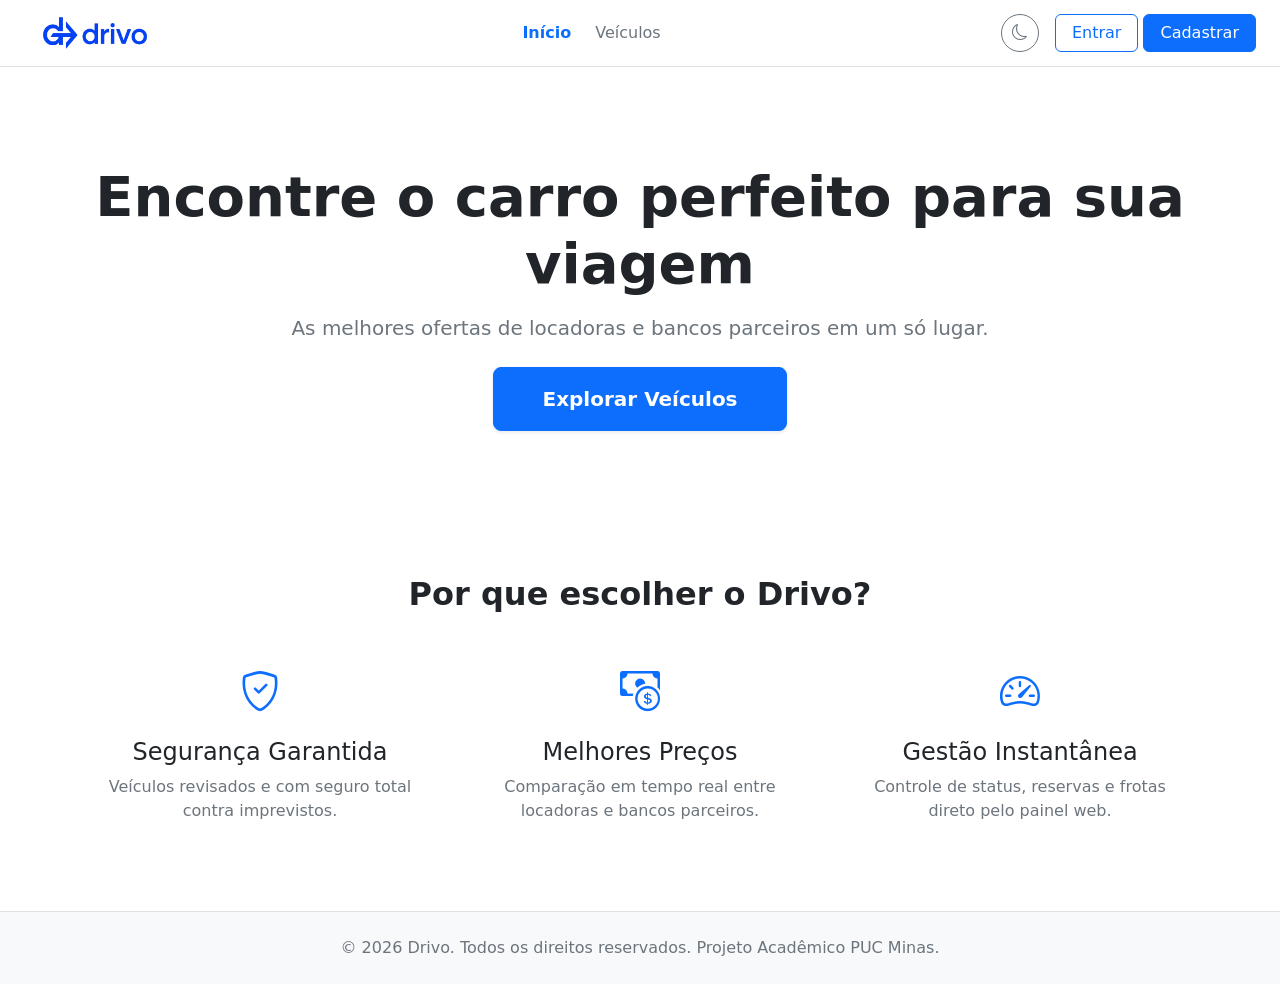
<file: Drivo - Aluguel de Carro/index.html>
<!DOCTYPE html>
<html lang="pt-BR" data-bs-theme="light">
<head>
  <meta charset="UTF-8">
  <meta name="viewport" content="width=device-width, initial-scale=1.0">
  <title>Drivo - Aluguel de Carros</title>
  <link href="https://cdn.jsdelivr.net/npm/bootstrap@5.3.0/dist/css/bootstrap.min.css" rel="stylesheet">
  <link rel="stylesheet" href="https://cdn.jsdelivr.net/npm/bootstrap-icons@1.11.1/font/bootstrap-icons.css">
  <link rel="stylesheet" href="style.css">
</head>
<body>
  <!-- Navbar -->
  <nav class="navbar navbar-expand-lg navbar-custom sticky-top">
    <div class="container-fluid px-4">
      <a class="navbar-brand d-flex align-items-center gap-2 text-decoration-none" href="index.html">
        <!-- AQUI LOGO CLARA / AQUI LOGO ESCURA -->
        <img src="logo-drivo.png" alt="Drivo (Logo Clara / Logo Escura)" class="logo-drivo-img">
      </a>
      <div class="mx-auto d-none d-md-flex gap-4">
        <a href="index.html" class="text-decoration-none fw-semibold text-primary">Início</a>
        <a href="catalogo.html" class="text-decoration-none text-secondary">Veículos</a>
      </div>
      <div class="d-flex align-items-center gap-3">
        <button id="btn-tema" class="btn btn-outline-secondary rounded-circle p-2 d-flex align-items-center justify-content-center" style="width: 38px; height: 38px;" title="Alternar tema">
          <i class="bi bi-moon" id="icone-tema"></i>
        </button>
        <div id="auth-buttons">
          <a href="login.html" class="btn btn-outline-primary px-3 fw-medium">Entrar</a>
          <a href="cadastro.html" class="btn btn-primary px-3 fw-medium">Cadastrar</a>
        </div>
        <div id="user-menu" class="dropdown d-none">
          <button class="btn btn-secondary dropdown-toggle" type="button" data-bs-toggle="dropdown" aria-expanded="false">
            <i class="bi bi-person-circle"></i> <span id="nav-username">Usuário</span>
          </button>
          <ul class="dropdown-menu dropdown-menu-end">
            <li><a class="dropdown-item" href="#" id="link-painel">Meu Painel</a></li>
            <li><hr class="dropdown-divider"></li>
            <li><a class="dropdown-item text-danger" href="#" onclick="event.preventDefault(); abrirModalConfirmacaoLogout()">Sair</a></li>
          </ul>
        </div>
      </div>
    </div>
  </nav>

  <!-- Hero Section -->
  <header class="hero-section py-5 text-center">
    <div class="container py-5">
      <h1 class="display-4 fw-bold mb-3">Encontre o carro perfeito para sua viagem</h1>
      <p class="lead text-secondary mb-4">As melhores ofertas de locadoras e bancos parceiros em um só lugar.</p>
      <a href="catalogo.html" class="btn btn-primary btn-lg px-5 py-3 fw-semibold shadow-sm">Explorar Veículos</a>
    </div>
  </header>

  <!-- Destaques -->
  <section class="container py-5">
    <h2 class="fw-bold mb-4 text-center">Por que escolher o Drivo?</h2>
    <div class="row g-4">
      <div class="col-md-4 text-center p-4">
        <div class="fs-1 text-primary mb-3"><i class="bi bi-shield-check"></i></div>
        <h4>Segurança Garantida</h4>
        <p class="text-secondary">Veículos revisados e com seguro total contra imprevistos.</p>
      </div>
      <div class="col-md-4 text-center p-4">
        <div class="fs-1 text-primary mb-3"><i class="bi bi-cash-coin"></i></div>
        <h4>Melhores Preços</h4>
        <p class="text-secondary">Comparação em tempo real entre locadoras e bancos parceiros.</p>
      </div>
      <div class="col-md-4 text-center p-4">
        <div class="fs-1 text-primary mb-3"><i class="bi bi-speedometer2"></i></div>
        <h4>Gestão Instantânea</h4>
        <p class="text-secondary">Controle de status, reservas e frotas direto pelo painel web.</p>
      </div>
    </div>
  </section>

  <!-- Footer -->
  <footer class="bg-body-tertiary text-center py-4 border-top mt-auto">
    <p class="text-secondary mb-0">&copy; 2026 Drivo. Todos os direitos reservados. Projeto Acadêmico PUC Minas.</p>
  </footer>

  <!-- Modal Global de Confirmação -->
  <div class="modal fade" id="modalConfirmacao" tabindex="-1">
    <div class="modal-dialog modal-dialog-centered">
      <div class="modal-content border-0 shadow-lg rounded-4 p-3">
        <div class="modal-body text-center py-4">
          <div class="fs-1 text-warning mb-3"><i class="bi bi-question-circle-fill"></i></div>
          <h4 class="fw-bold mb-2" id="modal-titulo-conf">Tem certeza?</h4>
          <p class="text-secondary mb-4" id="modal-texto-conf">Deseja realmente realizar esta ação?</p>
          <div class="d-flex justify-content-center gap-3">
            <button type="button" class="btn btn-outline-secondary px-4 py-2 fw-semibold rounded-pill" data-bs-dismiss="modal">Não / Cancelar</button>
            <button type="button" id="btn-confirma-acao" class="btn btn-primary px-4 py-2 fw-semibold rounded-pill">Sim / Salvar</button>
          </div>
        </div>
      </div>
    </div>
  </div>

  <script src="https://cdn.jsdelivr.net/npm/bootstrap@5.3.0/dist/js/bootstrap.bundle.min.js"></script>
  <script src="script.js"></script>
</body>
</html>
</file>
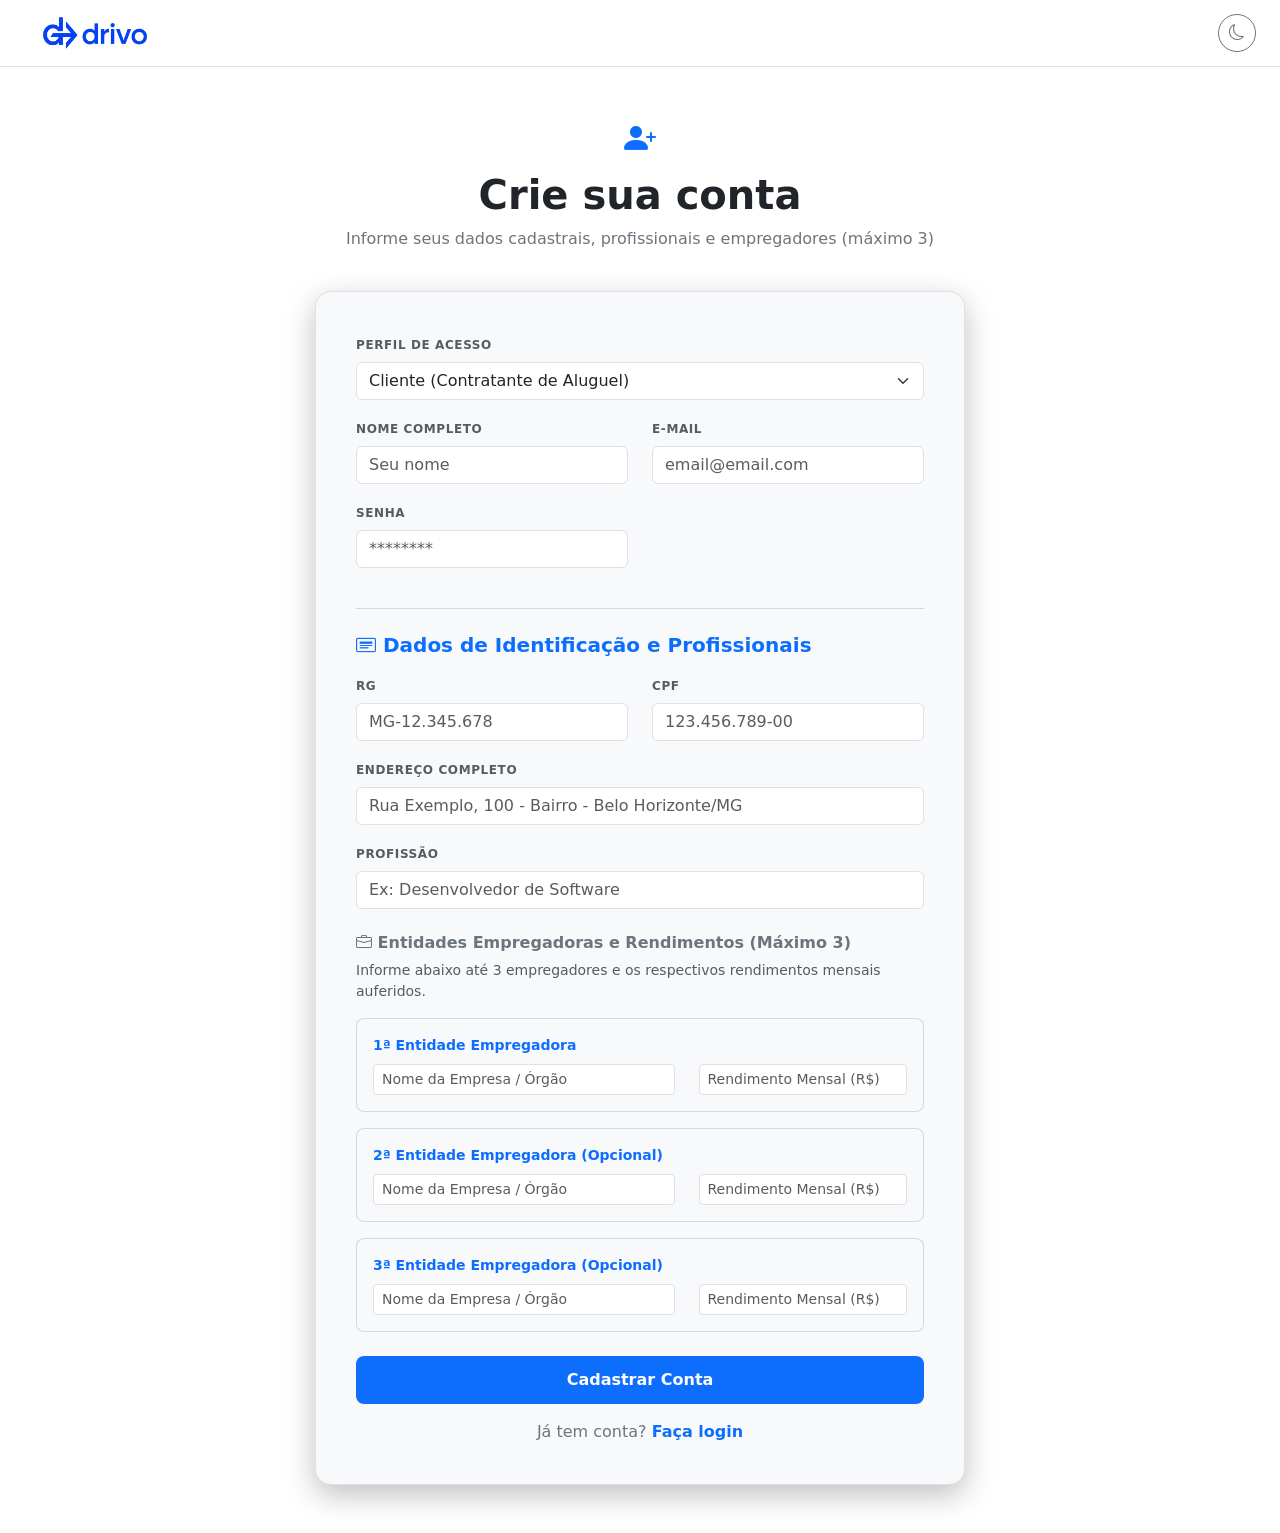
<file: Drivo - Aluguel de Carro/cadastro.html>
<!DOCTYPE html>
<html lang="pt-BR" data-bs-theme="light">
<head>
  <meta charset="UTF-8">
  <meta name="viewport" content="width=device-width, initial-scale=1.0">
  <title>Cadastro - Drivo</title>
  <link href="https://cdn.jsdelivr.net/npm/bootstrap@5.3.0/dist/css/bootstrap.min.css" rel="stylesheet">
  <link rel="stylesheet" href="https://cdn.jsdelivr.net/npm/bootstrap-icons@1.11.1/font/bootstrap-icons.css">
  <link rel="stylesheet" href="style.css">
</head>
<body>
  <nav class="navbar navbar-expand-lg navbar-custom">
    <div class="container-fluid px-4">
      <a class="navbar-brand d-flex align-items-center gap-2 text-decoration-none" href="index.html">
        <!-- AQUI LOGO CLARA / AQUI LOGO ESCURA -->
        <img src="logo-drivo.png" alt="Drivo (Logo Clara / Logo Escura)" class="logo-drivo-img">
      </a>
      <div class="d-flex align-items-center gap-2">
        <button id="btn-tema" class="btn btn-outline-secondary rounded-circle p-2 d-flex align-items-center justify-content-center" style="width: 38px; height: 38px;">
          <i class="bi bi-moon" id="icone-tema"></i>
        </button>
      </div>
    </div>
  </nav>

  <div class="container d-flex flex-column align-items-center justify-content-center my-5" style="min-height: 85vh;">
    <div class="text-center mb-4">
      <i class="bi bi-person-plus-fill text-primary fs-2 mb-2 d-inline-block"></i>
      <h1 class="fw-bold display-6 mb-2">Crie sua conta</h1>
      <p class="text-secondary">Informe seus dados cadastrais, profissionais e empregadores (máximo 3)</p>
    </div>

    <div class="card-login w-100" style="max-width: 650px;">
      <form id="form-cadastro">
        <!-- Tipo de Usuário -->
        <div class="mb-3">
          <label for="tipo-usuario" class="form-label form-label-custom text-uppercase">Perfil de Acesso</label>
          <select class="form-select" id="tipo-usuario">
            <option value="cliente">Cliente (Contratante de Aluguel)</option>
            <option value="funcionario">Funcionário / Loja / Banco</option>
          </select>
        </div>

        <div class="row">
          <div class="col-md-6 mb-3">
            <label for="nome" class="form-label form-label-custom text-uppercase">Nome Completo</label>
            <input type="text" class="form-control" id="nome" placeholder="Seu nome" required>
          </div>
          <div class="col-md-6 mb-3">
            <label for="email" class="form-label form-label-custom text-uppercase">E-mail</label>
            <input type="email" class="form-control" id="email" placeholder="email@email.com" required>
          </div>
        </div>

        <div class="row">
          <div class="col-md-6 mb-3">
            <label for="senha" class="form-label form-label-custom text-uppercase">Senha</label>
            <input type="password" class="form-control" id="senha" placeholder="********" required>
          </div>
          <div class="col-md-6 mb-3" id="div-empresa" style="display: none;">
            <label for="empresa" class="form-label form-label-custom text-uppercase">Nome da Empresa / Loja / Banco</label>
            <input type="text" class="form-control" id="empresa" placeholder="Ex: Localiza BH ou Banco Itaú">
          </div>
        </div>

        <!-- Campos específicos para Contratante (Cliente) -->
        <div id="secao-cliente-dados">
          <hr class="my-4 border-secondary opacity-25">
          <h5 class="fw-bold mb-3 text-primary"><i class="bi bi-card-heading"></i> Dados de Identificação e Profissionais</h5>
          
          <div class="row">
            <div class="col-md-6 mb-3">
              <label for="rg" class="form-label form-label-custom text-uppercase">RG</label>
              <input type="text" class="form-control" id="rg" placeholder="MG-12.345.678">
            </div>
            <div class="col-md-6 mb-3">
              <label for="cpf" class="form-label form-label-custom text-uppercase">CPF</label>
              <input type="text" class="form-control" id="cpf" placeholder="123.456.789-00">
            </div>
          </div>

          <div class="mb-3">
            <label for="endereco" class="form-label form-label-custom text-uppercase">Endereço Completo</label>
            <input type="text" class="form-control" id="endereco" placeholder="Rua Exemplo, 100 - Bairro - Belo Horizonte/MG">
          </div>

          <div class="mb-4">
            <label for="profissao" class="form-label form-label-custom text-uppercase">Profissão</label>
            <input type="text" class="form-control" id="profissao" placeholder="Ex: Desenvolvedor de Software">
          </div>

          <h6 class="fw-bold mb-2 text-secondary"><i class="bi bi-briefcase"></i> Entidades Empregadoras e Rendimentos (Máximo 3)</h6>
          <p class="text-muted small mb-3">Informe abaixo até 3 empregadores e os respectivos rendimentos mensais auferidos.</p>

          <!-- Empregador 1 -->
          <div class="p-3 bg-body-tertiary rounded-3 border border-secondary border-opacity-25 mb-3">
            <span class="fw-bold small text-primary mb-2 d-block">1ª Entidade Empregadora</span>
            <div class="row">
              <div class="col-md-7 mb-2 mb-md-0">
                <input type="text" class="form-control form-control-sm" id="emp1-nome" placeholder="Nome da Empresa / Órgão">
              </div>
              <div class="col-md-5">
                <input type="number" step="0.01" class="form-control form-control-sm" id="emp1-rendimento" placeholder="Rendimento Mensal (R$)">
              </div>
            </div>
          </div>

          <!-- Empregador 2 -->
          <div class="p-3 bg-body-tertiary rounded-3 border border-secondary border-opacity-25 mb-3">
            <span class="fw-bold small text-primary mb-2 d-block">2ª Entidade Empregadora (Opcional)</span>
            <div class="row">
              <div class="col-md-7 mb-2 mb-md-0">
                <input type="text" class="form-control form-control-sm" id="emp2-nome" placeholder="Nome da Empresa / Órgão">
              </div>
              <div class="col-md-5">
                <input type="number" step="0.01" class="form-control form-control-sm" id="emp2-rendimento" placeholder="Rendimento Mensal (R$)">
              </div>
            </div>
          </div>

          <!-- Empregador 3 -->
          <div class="p-3 bg-body-tertiary rounded-3 border border-secondary border-opacity-25 mb-4">
            <span class="fw-bold small text-primary mb-2 d-block">3ª Entidade Empregadora (Opcional)</span>
            <div class="row">
              <div class="col-md-7 mb-2 mb-md-0">
                <input type="text" class="form-control form-control-sm" id="emp3-nome" placeholder="Nome da Empresa / Órgão">
              </div>
              <div class="col-md-5">
                <input type="number" step="0.01" class="form-control form-control-sm" id="emp3-rendimento" placeholder="Rendimento Mensal (R$)">
              </div>
            </div>
          </div>
        </div>

        <button type="submit" class="btn btn-primary-custom w-100 mb-3">Cadastrar Conta</button>
        <div class="text-center fs-6 text-secondary">
          Já tem conta? <a href="login.html" class="text-primary text-decoration-none fw-semibold">Faça login</a>
        </div>
      </form>
    </div>
  </div>

  <script src="https://cdn.jsdelivr.net/npm/bootstrap@5.3.0/dist/js/bootstrap.bundle.min.js"></script>
  <script src="script.js"></script>
</body>
</html>
</file>
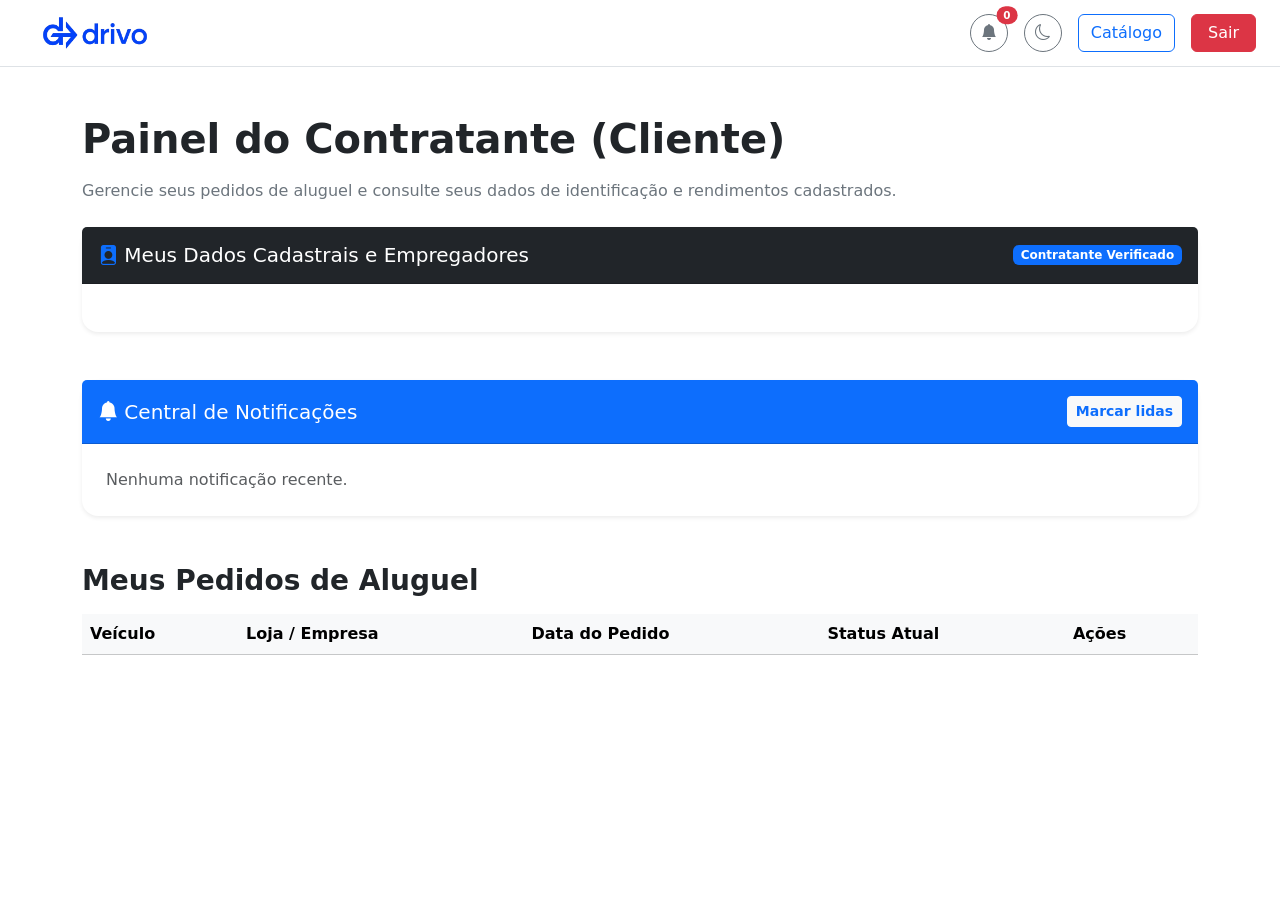
<file: Drivo - Aluguel de Carro/cliente-painel.html>
<!DOCTYPE html>
<html lang="pt-BR" data-bs-theme="light">
<head>
  <meta charset="UTF-8">
  <meta name="viewport" content="width=device-width, initial-scale=1.0">
  <title>Painel do Cliente - Drivo</title>
  <link href="https://cdn.jsdelivr.net/npm/bootstrap@5.3.0/dist/css/bootstrap.min.css" rel="stylesheet">
  <link rel="stylesheet" href="https://cdn.jsdelivr.net/npm/bootstrap-icons@1.11.1/font/bootstrap-icons.css">
  <link rel="stylesheet" href="style.css">
</head>
<body>
  <nav class="navbar navbar-expand-lg navbar-custom sticky-top">
    <div class="container-fluid px-4">
      <a class="navbar-brand d-flex align-items-center gap-2 text-decoration-none" href="index.html">
        <!-- AQUI LOGO CLARA / AQUI LOGO ESCURA -->
        <img src="logo-drivo.png" alt="Drivo (Logo Clara / Logo Escura)" class="logo-drivo-img">
      </a>
      <div class="d-flex align-items-center gap-3">
        <!-- Ícone de Sino de Notificações do Cliente -->
        <div class="dropdown">
          <button class="btn btn-outline-secondary rounded-circle position-relative p-2 d-flex align-items-center justify-content-center" style="width: 38px; height: 38px;" type="button" data-bs-toggle="dropdown" aria-expanded="false" title="Notificações">
            <i class="bi bi-bell-fill"></i>
            <span class="position-absolute top-0 start-100 translate-middle badge rounded-pill bg-danger" id="badge-sino-contador" style="font-size: 0.65rem;">0</span>
          </button>
          <ul class="dropdown-menu dropdown-menu-end p-3 shadow-lg rounded-4" style="width: 320px; max-height: 400px; overflow-y: auto;" id="lista-sino-dropdown">
            <li><h6 class="dropdown-header text-uppercase fw-bold text-primary px-0">Notificações Recentes</h6></li>
            <li><hr class="dropdown-divider"></li>
            <li id="sino-vazio-msg" class="text-muted small text-center py-2">Nenhuma notificação nova.</li>
          </ul>
        </div>

        <button id="btn-tema" class="btn btn-outline-secondary rounded-circle p-2 d-flex align-items-center justify-content-center" style="width: 38px; height: 38px;">
          <i class="bi bi-moon" id="icone-tema"></i>
        </button>
        <a href="catalogo.html" class="btn btn-outline-primary">Catálogo</a>
        <a href="#" onclick="event.preventDefault(); abrirModalConfirmacaoLogout()" class="btn btn-danger px-3 fw-medium">Sair</a>
      </div>
    </div>
  </nav>

  <div class="container py-5">
    <h1 class="fw-bold mb-3">Painel do Contratante (Cliente)</h1>
    <p class="text-secondary mb-4">Gerencie seus pedidos de aluguel e consulte seus dados de identificação e rendimentos cadastrados.</p>
    
    <!-- Cartão com Dados Cadastrais do Contratante -->
    <div class="card mb-5 shadow-sm border-0 rounded-4">
      <div class="card-header bg-dark text-white p-3 d-flex justify-content-between align-items-center">
        <h5 class="mb-0"><i class="bi bi-person-badge-fill text-primary"></i> Meus Dados Cadastrais e Empregadores</h5>
        <span class="badge bg-primary">Contratante Verificado</span>
      </div>
      <div class="card-body p-4" id="perfil-cliente-detalhes">
        <!-- Injetado via JS -->
      </div>
    </div>

    <!-- Central de Notificações Separada -->
    <div class="card mb-5 shadow-sm border-0 rounded-4">
      <div class="card-header bg-primary text-white d-flex justify-content-between align-items-center p-3">
        <h5 class="mb-0"><i class="bi bi-bell-fill"></i> Central de Notificações</h5>
        <button class="btn btn-sm btn-light text-primary fw-semibold" onclick="marcarNotificacoesLidas()">Marcar lidas</button>
      </div>
      <div class="card-body p-4" id="central-notificacoes-container">
        <p class="text-muted mb-0">Nenhuma notificação recente.</p>
      </div>
    </div>

    <h3 class="fw-bold mb-3">Meus Pedidos de Aluguel</h3>
    <div class="table-responsive">
      <table class="table table-hover align-middle">
        <thead class="table-light">
          <tr>
            <th>Veículo</th>
            <th>Loja / Empresa</th>
            <th>Data do Pedido</th>
            <th>Status Atual</th>
            <th>Ações</th>
          </tr>
        </thead>
        <tbody id="tabela-meus-pedidos">
          <!-- Injetado via JS -->
        </tbody>
      </table>
    </div>
  </div>

  <!-- Modal Global de Confirmação -->
  <div class="modal fade" id="modalConfirmacao" tabindex="-1">
    <div class="modal-dialog modal-dialog-centered">
      <div class="modal-content border-0 shadow-lg rounded-4 p-3">
        <div class="modal-body text-center py-4">
          <div class="fs-1 text-warning mb-3"><i class="bi bi-question-circle-fill"></i></div>
          <h4 class="fw-bold mb-2" id="modal-titulo-conf">Tem certeza?</h4>
          <p class="text-secondary mb-4" id="modal-texto-conf">Deseja realmente realizar esta ação?</p>
          <div class="d-flex justify-content-center gap-3">
            <button type="button" class="btn btn-outline-secondary px-4 py-2 fw-semibold rounded-pill" data-bs-dismiss="modal">Não / Cancelar</button>
            <button type="button" id="btn-confirma-acao" class="btn btn-primary px-4 py-2 fw-semibold rounded-pill">Sim / Salvar</button>
          </div>
        </div>
      </div>
    </div>
  </div>

  <script src="https://cdn.jsdelivr.net/npm/bootstrap@5.3.0/dist/js/bootstrap.bundle.min.js"></script>
  <script src="script.js"></script>
</body>
</html>
</file>
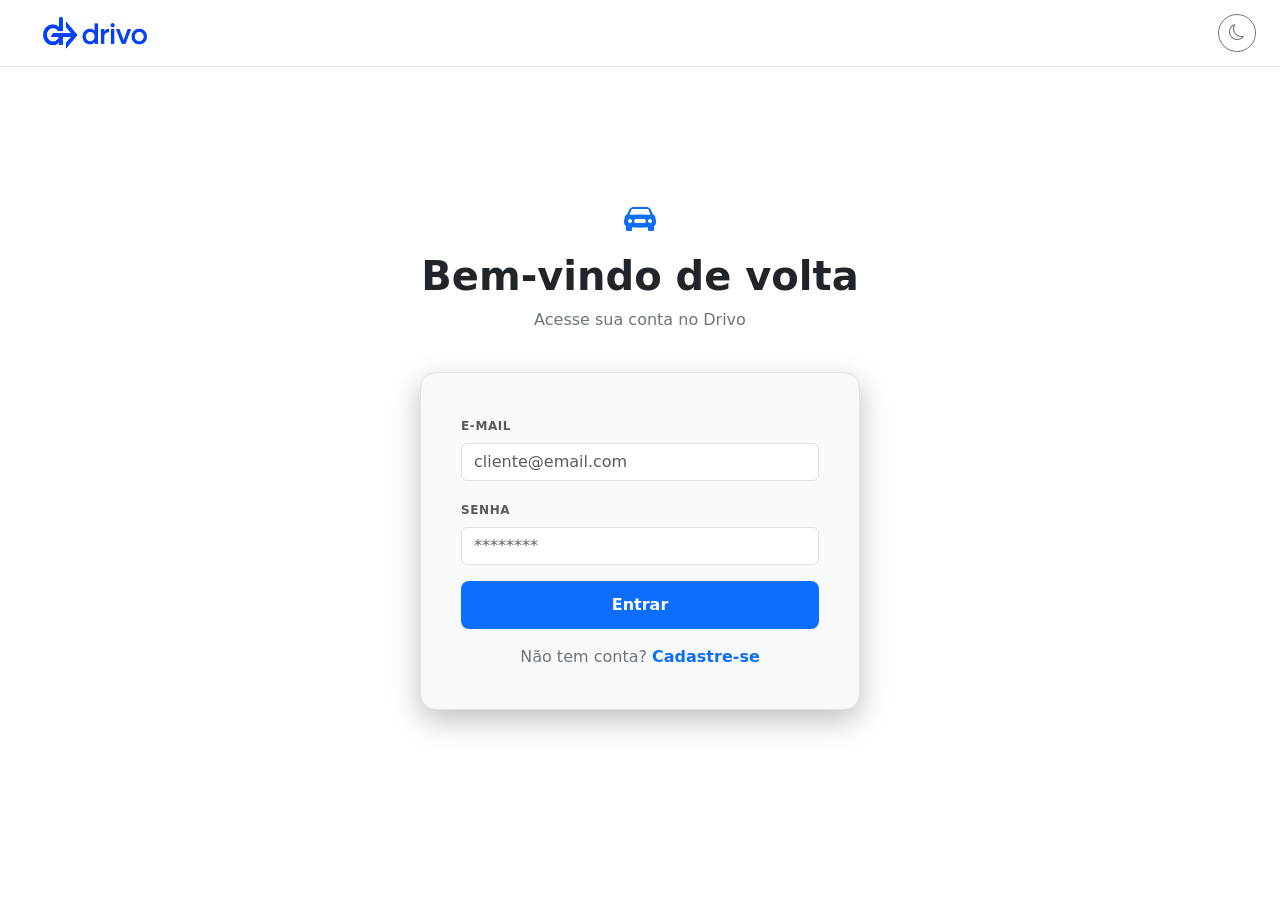
<file: Drivo - Aluguel de Carro/login.html>
<!DOCTYPE html>
<html lang="pt-BR" data-bs-theme="light">
<head>
  <meta charset="UTF-8">
  <meta name="viewport" content="width=device-width, initial-scale=1.0">
  <title>Login - Drivo</title>
  <link href="https://cdn.jsdelivr.net/npm/bootstrap@5.3.0/dist/css/bootstrap.min.css" rel="stylesheet">
  <link rel="stylesheet" href="https://cdn.jsdelivr.net/npm/bootstrap-icons@1.11.1/font/bootstrap-icons.css">
  <link rel="stylesheet" href="style.css">
</head>
<body>
  <nav class="navbar navbar-expand-lg navbar-custom">
    <div class="container-fluid px-4">
      <a class="navbar-brand d-flex align-items-center gap-2 text-decoration-none" href="index.html">
        <!-- AQUI LOGO CLARA / AQUI LOGO ESCURA -->
        <img src="logo-drivo.png" alt="Drivo ( Logo Clara /  Logo Escura)" class="logo-drivo-img">
      </a>
      <div class="d-flex align-items-center gap-2">
        <button id="btn-tema" class="btn btn-outline-secondary rounded-circle p-2 d-flex align-items-center justify-content-center" style="width: 38px; height: 38px;">
          <i class="bi bi-moon" id="icone-tema"></i>
        </button>
      </div>
    </div>
  </nav>

  <div class="container d-flex flex-column align-items-center justify-content-center my-5" style="min-height: 75vh;">
    <div class="text-center mb-4">
      <i class="bi bi-car-front-fill text-primary fs-2 mb-2 d-inline-block"></i>
      <h1 class="fw-bold display-6 mb-2">Bem-vindo de volta</h1>
      <p class="text-secondary">Acesse sua conta no Drivo</p>
    </div>

    <div class="card-login w-100" style="max-width: 440px;">
      <form id="form-login">
        <div class="mb-3">
          <label for="email" class="form-label form-label-custom text-uppercase">E-mail</label>
          <input type="email" class="form-control" id="email" placeholder="cliente@email.com" required>
        </div>
        <div class="mb-3">
          <label for="senha" class="form-label form-label-custom text-uppercase">Senha</label>
          <input type="password" class="form-control" id="senha" placeholder="********" required>
        </div>
        <button type="submit" class="btn btn-primary-custom w-100 mb-3">Entrar</button>
        <div class="text-center fs-6 text-secondary">
          Não tem conta? <a href="cadastro.html" class="text-primary text-decoration-none fw-semibold">Cadastre-se</a>
        </div>
      </form>
    </div>
  </div>

  <script src="https://cdn.jsdelivr.net/npm/bootstrap@5.3.0/dist/js/bootstrap.bundle.min.js"></script>
  <script src="script.js"></script>
</body>
</html>
</file>
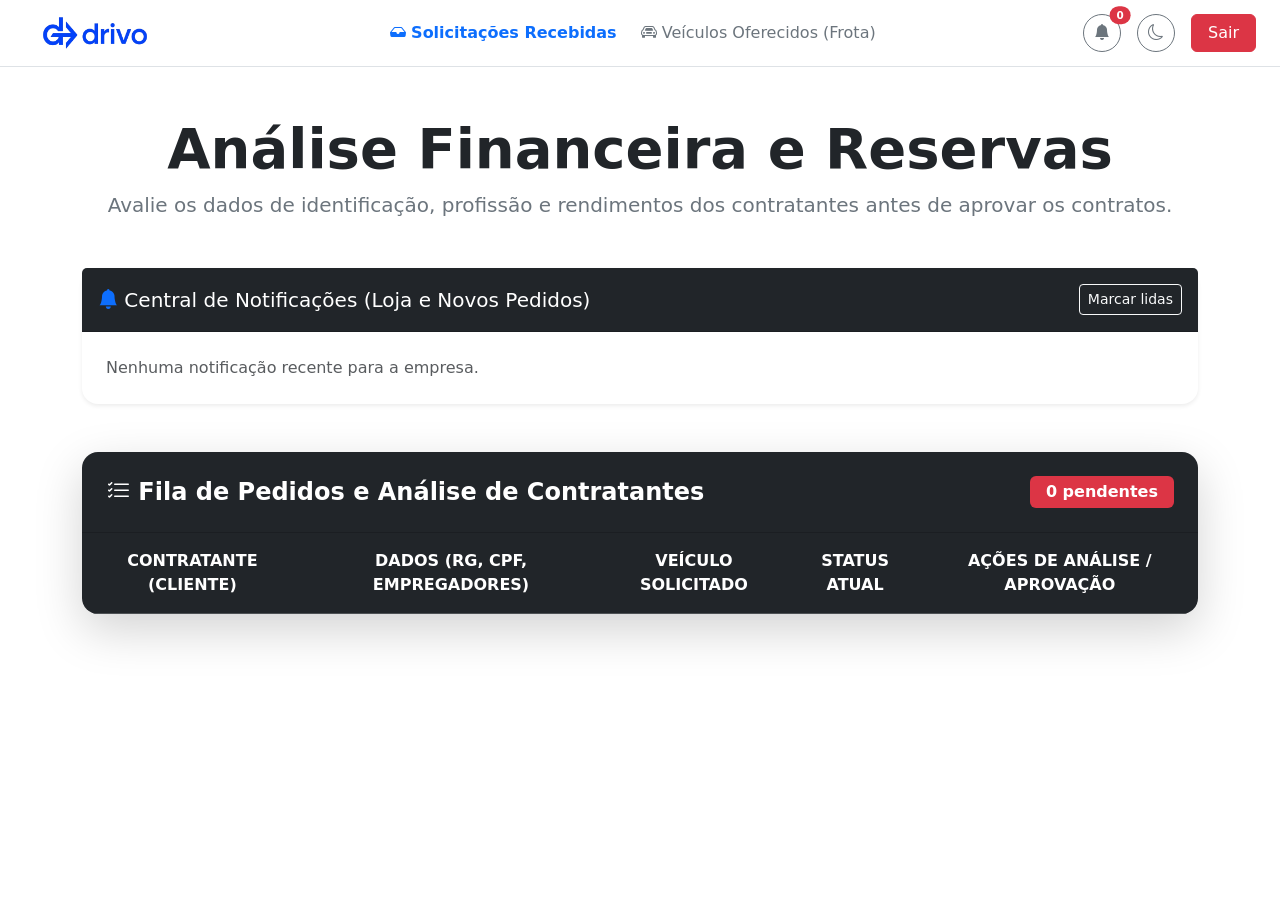
<file: Drivo - Aluguel de Carro/loja-solicitacoes.html>
<!DOCTYPE html>
<html lang="pt-BR" data-bs-theme="light">
<head>
  <meta charset="UTF-8">
  <meta name="viewport" content="width=device-width, initial-scale=1.0">
  <title>Solicitações de Clientes - Drivo</title>
  <link href="https://cdn.jsdelivr.net/npm/bootstrap@5.3.0/dist/css/bootstrap.min.css" rel="stylesheet">
  <link rel="stylesheet" href="https://cdn.jsdelivr.net/npm/bootstrap-icons@1.11.1/font/bootstrap-icons.css">
  <link rel="stylesheet" href="style.css">
</head>
<body>
  <nav class="navbar navbar-expand-lg navbar-custom sticky-top">
    <div class="container-fluid px-4">
      <a class="navbar-brand d-flex align-items-center gap-2 text-decoration-none" href="index.html">
        <!-- AQUI LOGO CLARA / AQUI LOGO ESCURA -->
        <img src="logo-drivo.png" alt="Drivo (Logo Clara / Logo Escura)" class="logo-drivo-img">
      </a>
      <div class="mx-auto d-flex gap-4">
        <a href="loja-solicitacoes.html" class="fw-bold text-primary text-decoration-none fs-6"><i class="bi bi-inbox-fill"></i> Solicitações Recebidas</a>
        <a href="loja-frota.html" class="text-secondary text-decoration-none fs-6"><i class="bi bi-car-front"></i> Veículos Oferecidos (Frota)</a>
      </div>
      <div class="d-flex align-items-center gap-3">
        <!-- Ícone de Sino de Notificações da Loja -->
        <div class="dropdown">
          <button class="btn btn-outline-secondary rounded-circle position-relative p-2 d-flex align-items-center justify-content-center" style="width: 38px; height: 38px;" type="button" data-bs-toggle="dropdown" aria-expanded="false" title="Notificações da Loja">
            <i class="bi bi-bell-fill"></i>
            <span class="position-absolute top-0 start-100 translate-middle badge rounded-pill bg-danger" id="badge-sino-contador-loja" style="font-size: 0.65rem;">0</span>
          </button>
          <ul class="dropdown-menu dropdown-menu-end p-3 shadow-lg rounded-4" style="width: 320px; max-height: 400px; overflow-y: auto;" id="lista-sino-dropdown-loja">
            <li><h6 class="dropdown-header text-uppercase fw-bold text-primary px-0">Notificações da Loja</h6></li>
            <li><hr class="dropdown-divider"></li>
            <li id="sino-vazio-msg-loja" class="text-muted small text-center py-2">Nenhuma notificação nova.</li>
          </ul>
        </div>

        <button id="btn-tema" class="btn btn-outline-secondary rounded-circle p-2 d-flex align-items-center justify-content-center" style="width: 38px; height: 38px;">
          <i class="bi bi-moon" id="icone-tema"></i>
        </button>
        <a href="#" onclick="event.preventDefault(); abrirModalConfirmacaoLogout()" class="btn btn-danger px-3 fw-medium">Sair</a>
      </div>
    </div>
  </nav>

  <div class="container py-5">
    <div class="mb-5 text-center">
      <h1 class="display-4 fw-bold mb-2">Análise Financeira e Reservas</h1>
      <p class="lead text-secondary">Avalie os dados de identificação, profissão e rendimentos dos contratantes antes de aprovar os contratos.</p>
    </div>

    <!-- Central de Notificações Separada da Loja -->
    <div class="card mb-5 shadow-sm border-0 rounded-4">
      <div class="card-header bg-dark text-white d-flex justify-content-between align-items-center p-3">
        <h5 class="mb-0"><i class="bi bi-bell-fill text-primary"></i> Central de Notificações (Loja e Novos Pedidos)</h5>
        <button class="btn btn-sm btn-outline-light" onclick="marcarNotificacoesLidasLoja()">Marcar lidas</button>
      </div>
      <div class="card-body p-4" id="central-notificacoes-loja-container">
        <p class="text-muted mb-0">Nenhuma notificação recente para a empresa.</p>
      </div>
    </div>

    <div class="card shadow-lg border-0 rounded-4 overflow-hidden">
      <div class="card-header bg-dark text-white p-4 d-flex justify-content-between align-items-center">
        <h4 class="mb-0 fw-semibold"><i class="bi bi-list-check"></i> Fila de Pedidos e Análise de Contratantes</h4>
        <span class="badge bg-danger fs-6 px-3 py-2" id="badge-reservas-loja">0 pendentes</span>
      </div>
      <div class="card-body p-0">
        <div class="table-responsive">
          <table class="table table-hover align-middle mb-0 text-center">
            <thead class="table-dark text-uppercase fs-7">
              <tr>
                <th class="py-3">Contratante (Cliente)</th>
                <th class="py-3">Dados (RG, CPF, Empregadores)</th>
                <th class="py-3">Veículo Solicitado</th>
                <th class="py-3">Status Atual</th>
                <th class="py-3">Ações de Análise / Aprovação</th>
              </tr>
            </thead>
            <tbody id="tabela-reservas-loja">
              <!-- Injetado via JS -->
            </tbody>
          </table>
        </div>
      </div>
    </div>
  </div>

  <!-- Modal Global de Confirmação -->
  <div class="modal fade" id="modalConfirmacao" tabindex="-1">
    <div class="modal-dialog modal-dialog-centered">
      <div class="modal-content border-0 shadow-lg rounded-4 p-3">
        <div class="modal-body text-center py-4">
          <div class="fs-1 text-warning mb-3"><i class="bi bi-question-circle-fill"></i></div>
          <h4 class="fw-bold mb-2" id="modal-titulo-conf">Tem certeza?</h4>
          <p class="text-secondary mb-4" id="modal-texto-conf">Deseja realmente realizar esta ação?</p>
          <div class="d-flex justify-content-center gap-3">
            <button type="button" class="btn btn-outline-secondary px-4 py-2 fw-semibold rounded-pill" data-bs-dismiss="modal">Não / Cancelar</button>
            <button type="button" id="btn-confirma-acao" class="btn btn-primary px-4 py-2 fw-semibold rounded-pill">Sim / Salvar</button>
          </div>
        </div>
      </div>
    </div>
  </div>

  <script src="https://cdn.jsdelivr.net/npm/bootstrap@5.3.0/dist/js/bootstrap.bundle.min.js"></script>
  <script src="script.js"></script>
</body>
</html>
</file>
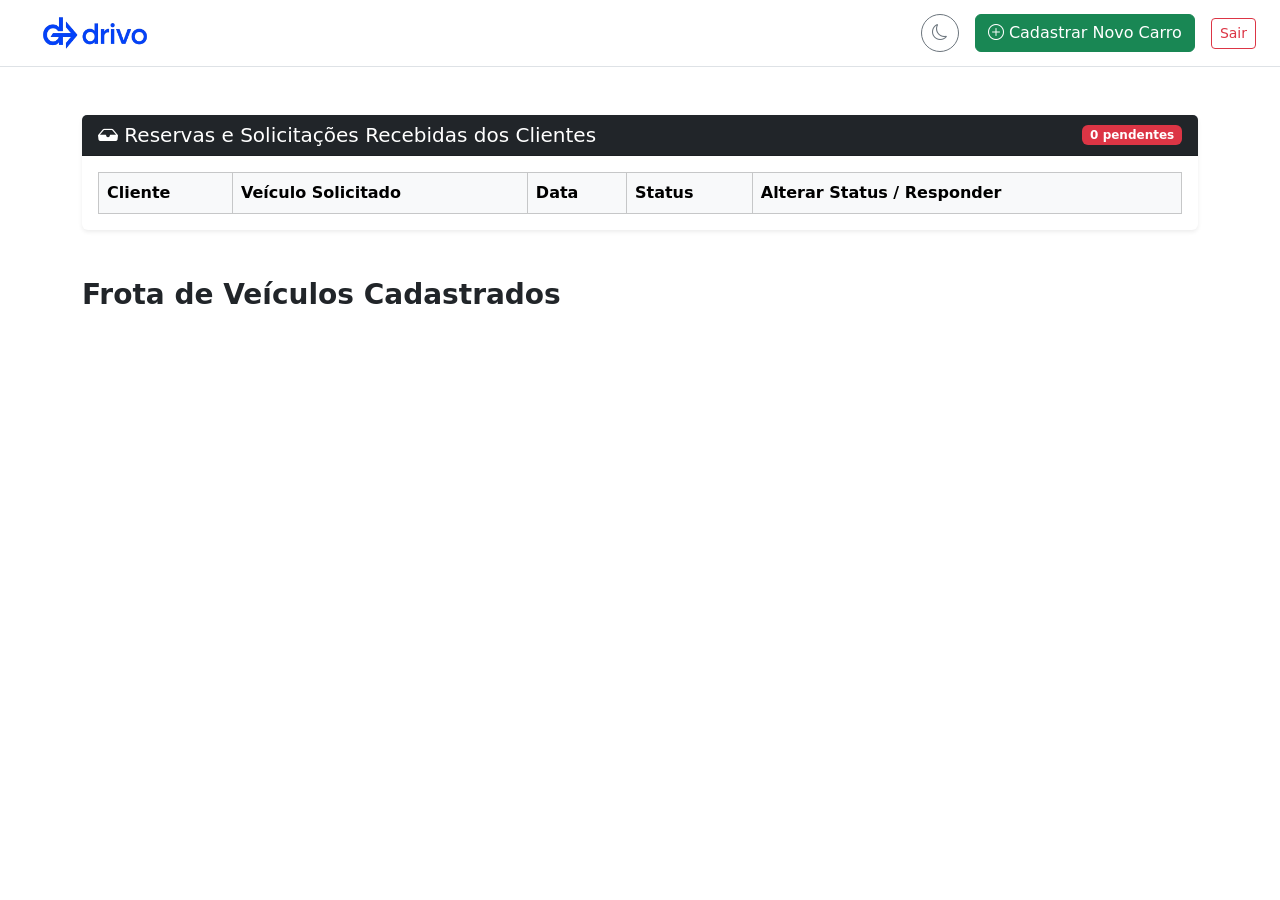
<file: Drivo - Aluguel de Carro/painel-funcionario.html>
<!DOCTYPE html>
<html lang="pt-BR" data-bs-theme="light">
<head>
  <meta charset="UTF-8">
  <meta name="viewport" content="width=device-width, initial-scale=1.0">
  <title>Painel da Loja / Funcionário - Drivo</title>
  <link href="https://cdn.jsdelivr.net/npm/bootstrap@5.3.0/dist/css/bootstrap.min.css" rel="stylesheet">
  <link rel="stylesheet" href="https://cdn.jsdelivr.net/npm/bootstrap-icons@1.11.1/font/bootstrap-icons.css">
  <link rel="stylesheet" href="style.css">
</head>
<body>
  <nav class="navbar navbar-expand-lg navbar-custom sticky-top">
    <div class="container-fluid px-4">
      <a class="navbar-brand d-flex align-items-center gap-2 text-decoration-none" href="index.html">
        <!-- AQUI LOGO CLARA / AQUI LOGO ESCURA -->
        <img src="logo-drivo.png" alt="Drivo ( Logo Clara / Logo Escura)" class="logo-drivo-img">
      </a>
      <div class="d-flex align-items-center gap-3">
        <button id="btn-tema" class="btn btn-outline-secondary rounded-circle p-2 d-flex align-items-center justify-content-center" style="width: 38px; height: 38px;">
          <i class="bi bi-moon" id="icone-tema"></i>
        </button>
        <button class="btn btn-success" data-bs-toggle="modal" data-bs-target="#modalCarro"><i class="bi bi-plus-circle"></i> Cadastrar Novo Carro</button>
        <a href="#" class="btn btn-outline-danger btn-sm" id="btn-logout">Sair</a>
      </div>
    </div>
  </nav>

  <div class="container py-5">
    <!-- Seção de Reservas / Notificações para a Loja -->
    <div class="card mb-5 shadow-sm border-0">
      <div class="card-header bg-dark text-white d-flex justify-content-between align-items-center">
        <h5 class="mb-0"><i class="bi bi-inbox-fill"></i> Reservas e Solicitações Recebidas dos Clientes</h5>
        <span class="badge bg-danger" id="badge-reservas-loja">0 pendentes</span>
      </div>
      <div class="card-body">
        <div class="table-responsive">
          <table class="table table-bordered align-middle mb-0">
            <thead class="table-light">
              <tr>
                <th>Cliente</th>
                <th>Veículo Solicitado</th>
                <th>Data</th>
                <th>Status</th>
                <th>Alterar Status / Responder</th>
              </tr>
            </thead>
            <tbody id="tabela-reservas-loja">
              <!-- Injetado via JS -->
            </tbody>
          </table>
        </div>
      </div>
    </div>

    <!-- Gestão de Frotas (Veículos da Loja) -->
    <h3 class="fw-bold mb-3">Frota de Veículos Cadastrados</h3>
    <div class="row g-4" id="grid-frota-loja">
      <!-- Injetado via JS -->
    </div>
  </div>

  <!-- Modal Cadastrar Carro -->
  <div class="modal fade" id="modalCarro" tabindex="-1">
    <div class="modal-dialog">
      <div class="modal-content">
        <div class="modal-header">
          <h5 class="modal-title">Cadastrar Novo Veículo</h5>
          <button type="button" class="btn-close" data-bs-dismiss="modal"></button>
        </div>
        <div class="modal-body">
          <form id="form-cadastrar-carro">
            <div class="mb-3">
              <label class="form-label">Modelo do Carro</label>
              <input type="text" class="form-control" id="car-modelo" placeholder="Ex: Fiat Pulse" required>
            </div>
            <div class="mb-3">
              <label class="form-label">Marca</label>
              <input type="text" class="form-control" id="car-marca" placeholder="Ex: Fiat" required>
            </div>
            <div class="mb-3">
              <label class="form-label">Ano</label>
              <input type="number" class="form-control" id="car-ano" placeholder="2025" required>
            </div>
            <div class="mb-3">
              <label class="form-label">Placa</label>
              <input type="text" class="form-control" id="car-placa" placeholder="ABC-1234" required>
            </div>
            <div class="mb-3">
              <label class="form-label">Valor da Diária (R$)</label>
              <input type="number" class="form-control" id="car-preco" placeholder="150.00" required>
            </div>
            <div class="mb-3">
              <label class="form-label">URL da Imagem</label>
              <input type="text" class="form-control" id="car-img" placeholder="https://..." value="https://images.unsplash.com/photo-1552519507-da3b142c6e3d?auto=format&fit=crop&q=80&w=800">
            </div>
            <button type="submit" class="btn btn-primary w-100">Salvar Veículo</button>
          </form>
        </div>
      </div>
    </div>
  </div>

  <script src="https://cdn.jsdelivr.net/npm/bootstrap@5.3.0/dist/js/bootstrap.bundle.min.js"></script>
  <script src="script.js"></script>
</body>
</html>
</file>
<file: Drivo - Aluguel de Carro/style.css>
/* Estilos Globais Drivo */
.navbar-custom {
  background-color: var(--bs-body-bg);
  border-bottom: 1px solid var(--bs-border-color);
}

/* Suporte automático à troca de logo (Aqui Logo Clara / Aqui Logo Escura) */
.logo-drivo-img {
  height: 40px;
  width: auto;
  object-fit: contain;
  transition: opacity 0.3s ease;
}

/* Modo Claro: carrega a logo para fundo claro (logo-light.png) */
[data-bs-theme="light"] .logo-drivo-img {
  content: url('logo-drivo.png');
}

/* Modo Escuro: troca automaticamente para a logo adaptada para fundo escuro (logo-dark.png) */
[data-bs-theme="dark"] .logo-drivo-img {
  content: url('logo-drivo-escuro.png');
}

.cursor-pointer {
  cursor: pointer;
}

.transition-hover {
  transition: transform 0.2s ease, box-shadow 0.2s ease;
}

.transition-hover:hover {
  transform: translateY(-4px);
  box-shadow: 0 10px 20px rgba(0,0,0,0.15) !important;
}

/* Estilos Específicos para a Tela de Login e Cadastro (Design Antigo Restaurado) */
.card-login {
  background-color: var(--bs-tertiary-bg);
  border: 1px solid var(--bs-border-color);
  border-radius: 1rem;
  padding: 2.5rem;
  box-shadow: 0 10px 30px rgba(0, 0, 0, 0.25);
}

.form-label-custom {
  font-size: 0.75rem;
  font-weight: 700;
  letter-spacing: 0.05em;
  color: var(--bs-secondary-color);
  margin-bottom: 0.5rem;
}

.btn-primary-custom {
  background-color: #0d6efd;
  border: none;
  border-radius: 0.5rem;
  padding: 0.75rem 1.5rem;
  font-weight: 600;
  color: #ffffff;
  transition: background-color 0.2s ease;
}

.btn-primary-custom:hover {
  background-color: #0b5ed7;
  color: #ffffff;
}
</file>
